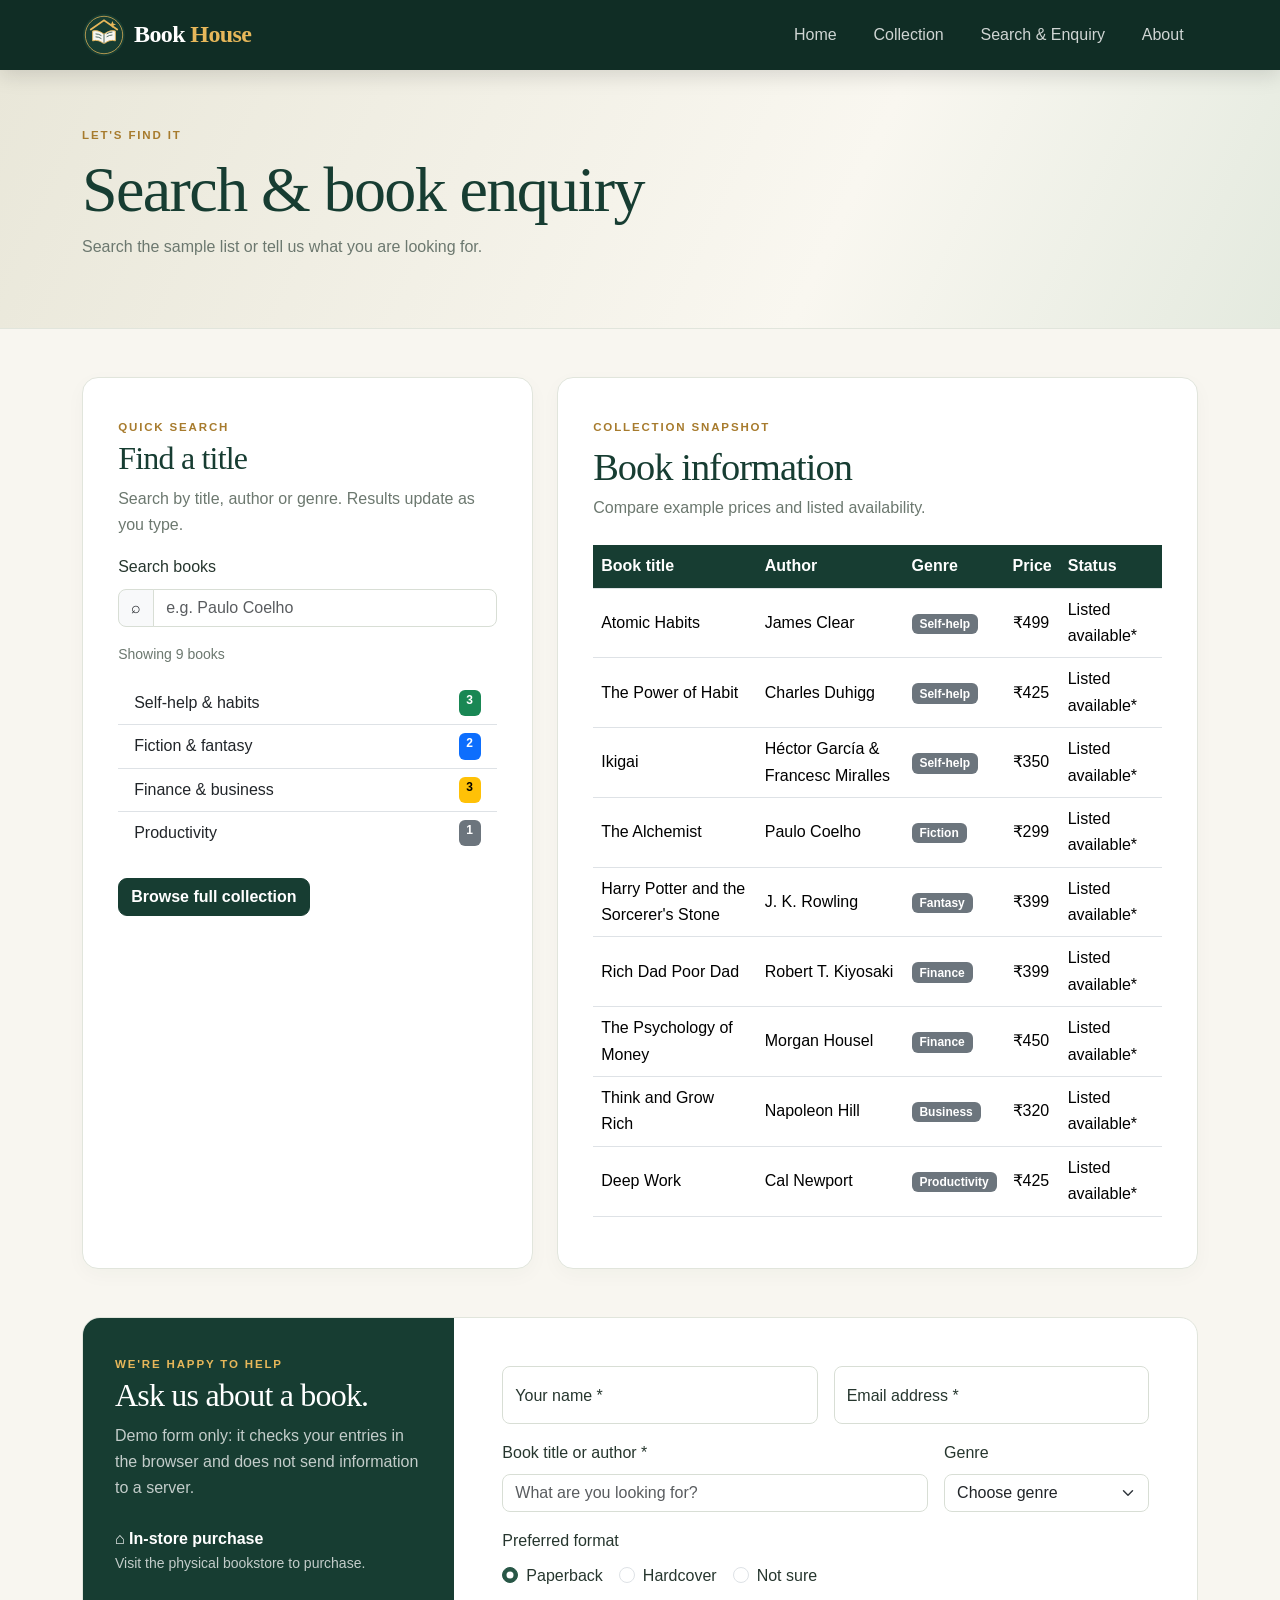
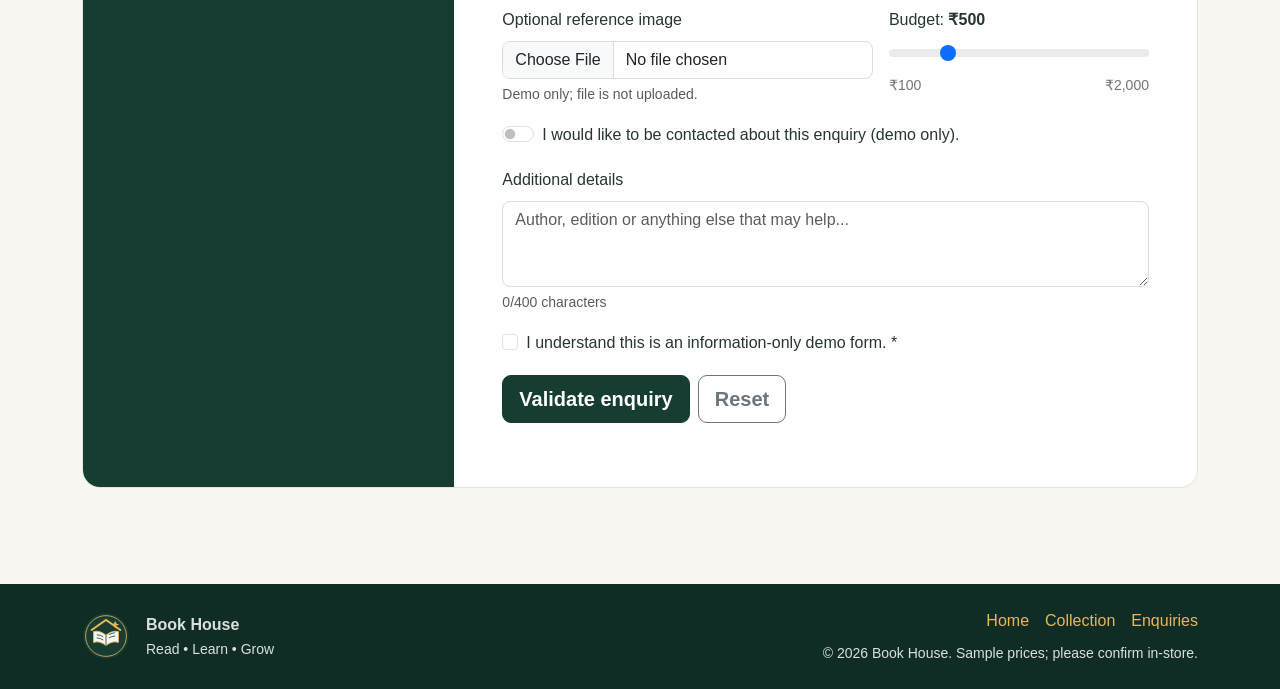
<file: search.html>
<!doctype html><html lang="en"><head><meta charset="utf-8"><meta name="viewport" content="width=device-width, initial-scale=1"><title>Book House | Search & Enquiry</title><meta name="description" content="Browse books, authors, sample prices and listed availability at Book House."><link href="https://cdn.jsdelivr.net/npm/bootstrap@5.3.3/dist/css/bootstrap.min.css" rel="stylesheet"><link rel="stylesheet" href="style.css"></head><body><nav class="navbar navbar-expand-lg navbar-dark site-navbar sticky-top"><div class="container"><a class="navbar-brand d-flex align-items-center gap-2" href="index.html"><img src="book-house-logo.svg" class="brand-logo" alt="Book House logo"><span>Book <span class="brand-accent">House</span></span></a><button class="navbar-toggler" type="button" data-bs-toggle="collapse" data-bs-target="#mainNav" aria-controls="mainNav" aria-expanded="false" aria-label="Toggle navigation"><span class="navbar-toggler-icon"></span></button><div class="collapse navbar-collapse" id="mainNav"><ul class="navbar-nav ms-auto gap-lg-2"><li class="nav-item"><a class="nav-link" href="index.html">Home</a></li><li class="nav-item"><a class="nav-link" href="book.html">Collection</a></li><li class="nav-item"><a class="nav-link" href="search.html">Search & Enquiry</a></li><li class="nav-item"><a class="nav-link" href="details.html">About</a></li></ul></div></div></nav><header class="page-banner"><div class="container"><span class="kicker">LET'S FIND IT</span><h1>Search & book enquiry</h1><p class="muted">Search the sample list or tell us what you are looking for.</p></div></header><main class="container py-5"><div class="row g-4"><div class="col-lg-5"><section class="panel h-100"><span class="kicker">QUICK SEARCH</span><h2>Find a title</h2><p class="muted">Search by title, author or genre. Results update as you type.</p><label for="bookSearch" class="form-label">Search books</label><div class="input-group mb-3"><span class="input-group-text">⌕</span><input id="bookSearch" type="search" class="form-control" placeholder="e.g. Paulo Coelho"></div><p id="resultCount" class="small muted" aria-live="polite">Showing all books</p><div class="list-group list-group-flush"><a href="book.html#self-help" class="list-group-item list-group-item-action d-flex justify-content-between">Self-help & habits <span class="badge text-bg-success">3</span></a><a href="book.html#fiction" class="list-group-item list-group-item-action d-flex justify-content-between">Fiction & fantasy <span class="badge text-bg-primary">2</span></a><a href="book.html#finance" class="list-group-item list-group-item-action d-flex justify-content-between">Finance & business <span class="badge text-bg-warning">3</span></a><a href="book.html#productivity" class="list-group-item list-group-item-action d-flex justify-content-between">Productivity <span class="badge text-bg-secondary">1</span></a></div><a href="book.html" class="btn btn-dark-green mt-4">Browse full collection</a></section></div><div class="col-lg-7"><section class="table-panel"><div class="section-head"><span class="kicker">COLLECTION SNAPSHOT</span><h2>Book information</h2><p>Compare example prices and listed availability.</p></div><div class="table-responsive"><table class="table table-hover align-middle" id="bookTable"><thead class="table-dark-green"><tr><th>Book title</th><th>Author</th><th>Genre</th><th>Price</th><th>Status</th></tr></thead><tbody><tr class="book-item" data-category="self-help" data-title="Atomic Habits" data-author="James Clear" data-price="499"><td>Atomic Habits</td><td>James Clear</td><td><span class="badge text-bg-secondary">Self-help</span></td><td>₹499</td><td>Listed available*</td></tr><tr class="book-item" data-category="self-help" data-title="The Power of Habit" data-author="Charles Duhigg" data-price="425"><td>The Power of Habit</td><td>Charles Duhigg</td><td><span class="badge text-bg-secondary">Self-help</span></td><td>₹425</td><td>Listed available*</td></tr><tr class="book-item" data-category="self-help" data-title="Ikigai" data-author="Héctor García & Francesc Miralles" data-price="350"><td>Ikigai</td><td>Héctor García & Francesc Miralles</td><td><span class="badge text-bg-secondary">Self-help</span></td><td>₹350</td><td>Listed available*</td></tr><tr class="book-item" data-category="fiction" data-title="The Alchemist" data-author="Paulo Coelho" data-price="299"><td>The Alchemist</td><td>Paulo Coelho</td><td><span class="badge text-bg-secondary">Fiction</span></td><td>₹299</td><td>Listed available*</td></tr><tr class="book-item" data-category="fiction" data-title="Harry Potter and the Sorcerer's Stone" data-author="J. K. Rowling" data-price="399"><td>Harry Potter and the Sorcerer's Stone</td><td>J. K. Rowling</td><td><span class="badge text-bg-secondary">Fantasy</span></td><td>₹399</td><td>Listed available*</td></tr><tr class="book-item" data-category="finance" data-title="Rich Dad Poor Dad" data-author="Robert T. Kiyosaki" data-price="399"><td>Rich Dad Poor Dad</td><td>Robert T. Kiyosaki</td><td><span class="badge text-bg-secondary">Finance</span></td><td>₹399</td><td>Listed available*</td></tr><tr class="book-item" data-category="finance" data-title="The Psychology of Money" data-author="Morgan Housel" data-price="450"><td>The Psychology of Money</td><td>Morgan Housel</td><td><span class="badge text-bg-secondary">Finance</span></td><td>₹450</td><td>Listed available*</td></tr><tr class="book-item" data-category="finance" data-title="Think and Grow Rich" data-author="Napoleon Hill" data-price="320"><td>Think and Grow Rich</td><td>Napoleon Hill</td><td><span class="badge text-bg-secondary">Business</span></td><td>₹320</td><td>Listed available*</td></tr><tr class="book-item" data-category="productivity" data-title="Deep Work" data-author="Cal Newport" data-price="425"><td>Deep Work</td><td>Cal Newport</td><td><span class="badge text-bg-secondary">Productivity</span></td><td>₹425</td><td>Listed available*</td></tr></tbody></table></div><div class="empty-state d-none" id="emptyState"><h3>No matching books</h3><p>Try a different title or author.</p></div></section></div></div>
<section id="enquiryForm" class="mt-5"><div class="row g-0 overflow-hidden" style="border:1px solid var(--line);border-radius:18px;background:white"><div class="col-lg-4 enquiry-aside"><span class="kicker" style="color:var(--gold)">WE'RE HAPPY TO HELP</span><h2>Ask us about a book.</h2><p>Demo form only: it checks your entries in the browser and does not send information to a server.</p><div class="mt-4"><strong>⌂ In-store purchase</strong><p class="small">Visit the physical bookstore to purchase.</p></div></div><div class="col-lg-8 p-4 p-md-5"><form class="needs-validation" id="enquiryFormElement" novalidate><div class="row g-3"><div class="col-md-6"><div class="form-floating"><input class="form-control" id="customerName" placeholder="Your name" required minlength="2"><label for="customerName">Your name *</label><div class="invalid-feedback">Enter at least 2 characters.</div></div></div><div class="col-md-6"><div class="form-floating"><input type="email" class="form-control" id="customerEmail" placeholder="name@example.com" required><label for="customerEmail">Email address *</label><div class="invalid-feedback">Enter a valid email address.</div></div></div><div class="col-md-8"><label for="requestedBook" class="form-label">Book title or author *</label><input id="requestedBook" class="form-control" placeholder="What are you looking for?" required><div class="invalid-feedback">Enter a book title or author.</div></div><div class="col-md-4"><label for="genre" class="form-label">Genre</label><select id="genre" class="form-select"><option value="">Choose genre</option><option>Fiction</option><option>Self-help</option><option>Finance</option><option>Productivity</option><option>Educational</option><option>Other</option></select></div><div class="col-12"><label class="form-label d-block">Preferred format</label><div class="form-check form-check-inline"><input class="form-check-input" type="radio" name="format" id="paperback" checked><label class="form-check-label" for="paperback">Paperback</label></div><div class="form-check form-check-inline"><input class="form-check-input" type="radio" name="format" id="hardcover"><label class="form-check-label" for="hardcover">Hardcover</label></div><div class="form-check form-check-inline"><input class="form-check-input" type="radio" name="format" id="unsure"><label class="form-check-label" for="unsure">Not sure</label></div></div><div class="col-md-7"><label for="coverSample" class="form-label">Optional reference image</label><input type="file" id="coverSample" class="form-control" accept="image/*"><div class="form-text">Demo only; file is not uploaded.</div></div><div class="col-md-5"><label for="budgetRange" class="form-label">Budget: <strong id="budgetValue">₹500</strong></label><input type="range" class="form-range" id="budgetRange" min="100" max="2000" step="100" value="500"><div class="d-flex justify-content-between small muted"><span>₹100</span><span>₹2,000</span></div></div><div class="col-12"><div class="form-check form-switch"><input class="form-check-input" type="checkbox" role="switch" id="notifyMe"><label class="form-check-label" for="notifyMe">I would like to be contacted about this enquiry (demo only).</label></div></div><div class="col-12"><label for="message" class="form-label">Additional details</label><textarea id="message" class="form-control" rows="3" maxlength="400" placeholder="Author, edition or anything else that may help..."></textarea><div class="form-text"><span id="messageCount">0</span>/400 characters</div></div><div class="col-12"><div class="form-check"><input class="form-check-input" type="checkbox" id="confirmInfo" required><label class="form-check-label" for="confirmInfo">I understand this is an information-only demo form. *</label><div class="invalid-feedback">Please confirm before submitting.</div></div></div><div class="col-12 d-flex gap-2 flex-wrap"><button class="btn btn-dark-green btn-lg" type="submit">Validate enquiry</button><button class="btn btn-outline-secondary btn-lg" type="reset">Reset</button></div><div class="col-12"><div class="alert alert-success d-none form-success" role="status">Your form looks good! This demo has not sent your enquiry to a store.</div></div></div></form></div></div></section></main><footer class="site-footer mt-5"><div class="container py-4"><div class="row align-items-center g-3"><div class="col-md-6 d-flex align-items-center gap-3"><img src="book-house-logo.svg" alt="" class="footer-logo"><div><strong>Book House</strong><p class="small mb-0">Read • Learn • Grow</p></div></div><div class="col-md-6 text-md-end"><a href="index.html">Home</a><a href="book.html">Collection</a><a href="search.html">Enquiries</a><p class="small mb-0 mt-2">© <span class="current-year">2026</span> Book House. Sample prices; please confirm in-store.</p></div></div></div></footer><script src="https://cdn.jsdelivr.net/npm/bootstrap@5.3.3/dist/js/bootstrap.bundle.min.js"></script><script src="script.js"></script></body></html>
</file>
<file: style.css>
:root{--green:#173d32;--deep:#102d25;--gold:#e7b75a;--paper:#f8f6f0;--ink:#26362e;--muted:#6c786f;--line:#e1e5dc}
*{box-sizing:border-box}html{scroll-behavior:smooth;scroll-padding-top:90px}body{margin:0;background:var(--paper);color:var(--ink);font:16px/1.65 "Segoe UI",Arial,sans-serif}h1,h2,h3,.navbar-brand{font-family:Georgia,serif;letter-spacing:-.025em}h2{color:var(--green)}a{color:#285747}.site-navbar{background:var(--deep);box-shadow:0 5px 20px #0002}.navbar-brand{font-size:1.5rem;font-weight:bold}.brand-logo{width:44px;height:44px}.brand-accent{color:var(--gold)}.navbar .nav-link{color:#fffc;padding:.7rem .9rem!important;border-radius:8px}.navbar .nav-link:hover,.navbar .nav-link.active{background:#ffffff18;color:white}.btn{border-radius:9px;font-weight:650;transition:.2s}.btn:hover{transform:translateY(-2px)}.btn-gold{background:var(--gold);border-color:var(--gold);color:#20352b}.btn-dark-green{background:var(--green);border-color:var(--green);color:#fff}.btn-outline-green{border:1px solid var(--green);color:var(--green)}.btn-outline-green:hover,.btn-dark-green:hover{background:var(--deep);color:white}
.hero{background:linear-gradient(90deg,#102d25f5,#173d32d9),url('https://images.unsplash.com/photo-1507842217343-583bb7270b66?auto=format&fit=crop&w=1800&q=85') center/cover;color:white;padding:6rem 0;min-height:500px}.hero h1{font-size:clamp(2.8rem,6vw,5.2rem);line-height:1.05}.hero h1 span{color:var(--gold);font-style:italic}.hero p{max-width:620px;color:#ffffffcf;font-size:1.1rem}.eyebrow,.kicker{font-size:.72rem;font-weight:800;letter-spacing:.16em;color:#a77b2d}.hero .eyebrow{color:var(--gold)}.hero-card{background:#fbf6e9;color:var(--green);padding:2rem;border-radius:18px;transform:rotate(2deg);box-shadow:0 25px 70px #0003}.hero-card blockquote{font:italic 1.7rem/1.3 Georgia,serif}.section-head{margin-bottom:1.5rem}.section-head h2{font-size:clamp(1.8rem,3vw,2.5rem);margin:.3rem 0}.section-head p,.muted{color:var(--muted)}.book-card{background:white;border:1px solid var(--line);border-radius:15px;overflow:hidden;height:100%;box-shadow:0 5px 18px #193d2f08;transition:transform .25s,box-shadow .25s}.book-card:hover{transform:translateY(-6px);box-shadow:0 14px 38px #14312717}.cover-wrap{height:235px;display:flex;align-items:center;justify-content:center;position:relative;padding:1rem;background:linear-gradient(135deg,#f1eee4,#e5e7dc)}.book-cover{height:205px;max-width:100%;object-fit:contain;filter:drop-shadow(0 8px 7px #0003)}.book-badge{position:absolute;top:12px;left:12px}.book-info{padding:1rem}.author{font-size:.8rem;color:#9b742f;font-weight:800;margin:0}.book-info h3{font-size:1.2rem;color:var(--green);margin:.2rem 0}.desc{color:var(--muted);font-size:.87rem;min-height:44px}.price-row{display:flex;justify-content:space-between;align-items:center;gap:.5rem;border-top:1px solid #edf0e9;padding-top:.75rem}.price-row strong{color:var(--green)}.status{font-size:.68rem;background:#e4f4e9;color:#247346;border-radius:50px;padding:.3rem .5rem}.author-band{background:#eeece2;border-block:1px solid #e6e3d8}.interest{height:100%;display:flex;align-items:center;gap:1rem;padding:1.2rem;background:#ffffffa6;border:1px solid #deded1;border-radius:13px;color:var(--ink);text-decoration:none}.interest:hover{background:white;color:var(--green)}.interest-icon{width:44px;height:44px;display:grid;place-items:center;border-radius:50%;background:var(--green);color:var(--gold);font-size:1.4rem;flex-shrink:0}.panel,.table-panel{background:white;border:1px solid var(--line);border-radius:16px;padding:clamp(1.3rem,3vw,2.2rem);box-shadow:0 6px 20px #14312708}.page-banner{padding:3.2rem 0;background:linear-gradient(115deg,#e9e7d9,#f9f7f0 65%,#e4eadf);border-bottom:1px solid var(--line)}.page-banner h1{font-size:clamp(2.4rem,5vw,4rem);color:var(--green);margin:.3rem 0}.form-control,.form-select,.input-group-text{border-color:#d8ded5;border-radius:8px}.form-control:focus,.form-select:focus{border-color:#7eaa94;box-shadow:0 0 0 .2rem #28574720}.form-check-input:checked{background-color:#285747;border-color:#285747}.table-dark-green th{background:var(--green);color:white;white-space:nowrap}.search-toolbar{background:white;border:1px solid var(--line);border-radius:15px}.quote-panel{background:var(--green);color:white;border-radius:16px;padding:2.5rem}.quote-panel blockquote{font:italic 1.7rem/1.4 Georgia,serif}.feature-box{height:100%;padding:1.5rem;border:1px solid var(--line);background:white;border-radius:13px}.feature-box h3{font-size:1.2rem;color:var(--green)}.site-footer{background:var(--deep);color:#ffffffd9}.site-footer a{color:var(--gold);text-decoration:none;margin-left:1rem}.footer-logo{width:48px}.list-group-item{background:transparent}.empty-state{text-align:center;background:white;border:1px dashed #cbd5c9;border-radius:14px;padding:2.5rem}.enquiry-aside{background:var(--green);color:white;padding:2rem}.enquiry-aside h2{color:white}.enquiry-aside p{color:#ffffffbd}.badge-soft{background:#f6e8c6;color:var(--green)}.mini-cover{height:90px;width:65px;object-fit:contain}.feature-icon{font-size:1.7rem;color:#a77b2d}@media(max-width:767px){.hero{padding:4rem 0}.cover-wrap{height:200px}.book-cover{height:170px}.book-info{padding:.8rem}.book-info h3{font-size:1rem}.desc{font-size:.8rem;min-height:55px}.price-row{align-items:flex-start;flex-direction:column}.site-footer a{margin:0 .8rem 0 0}}@media(prefers-reduced-motion:reduce){*,*::before,*::after{scroll-behavior:auto!important;transition-duration:.01ms!important}}
</file>
